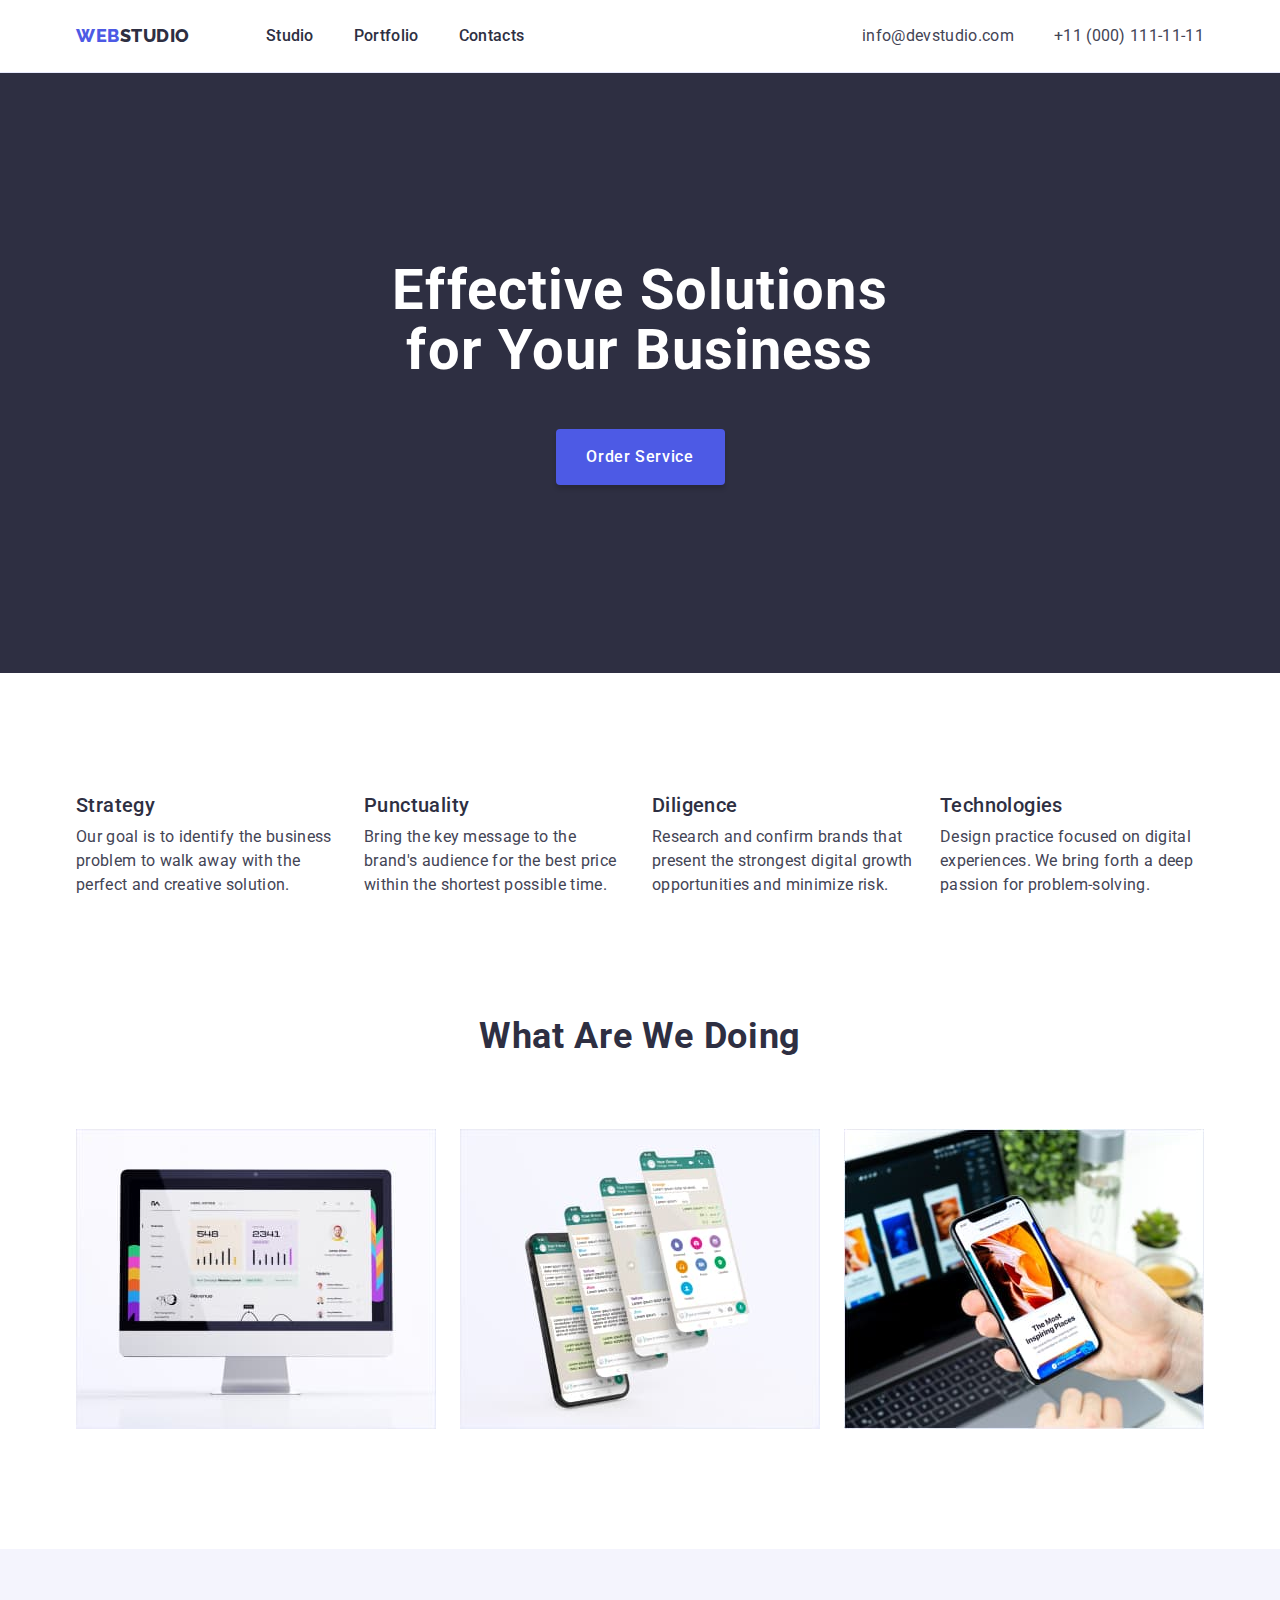
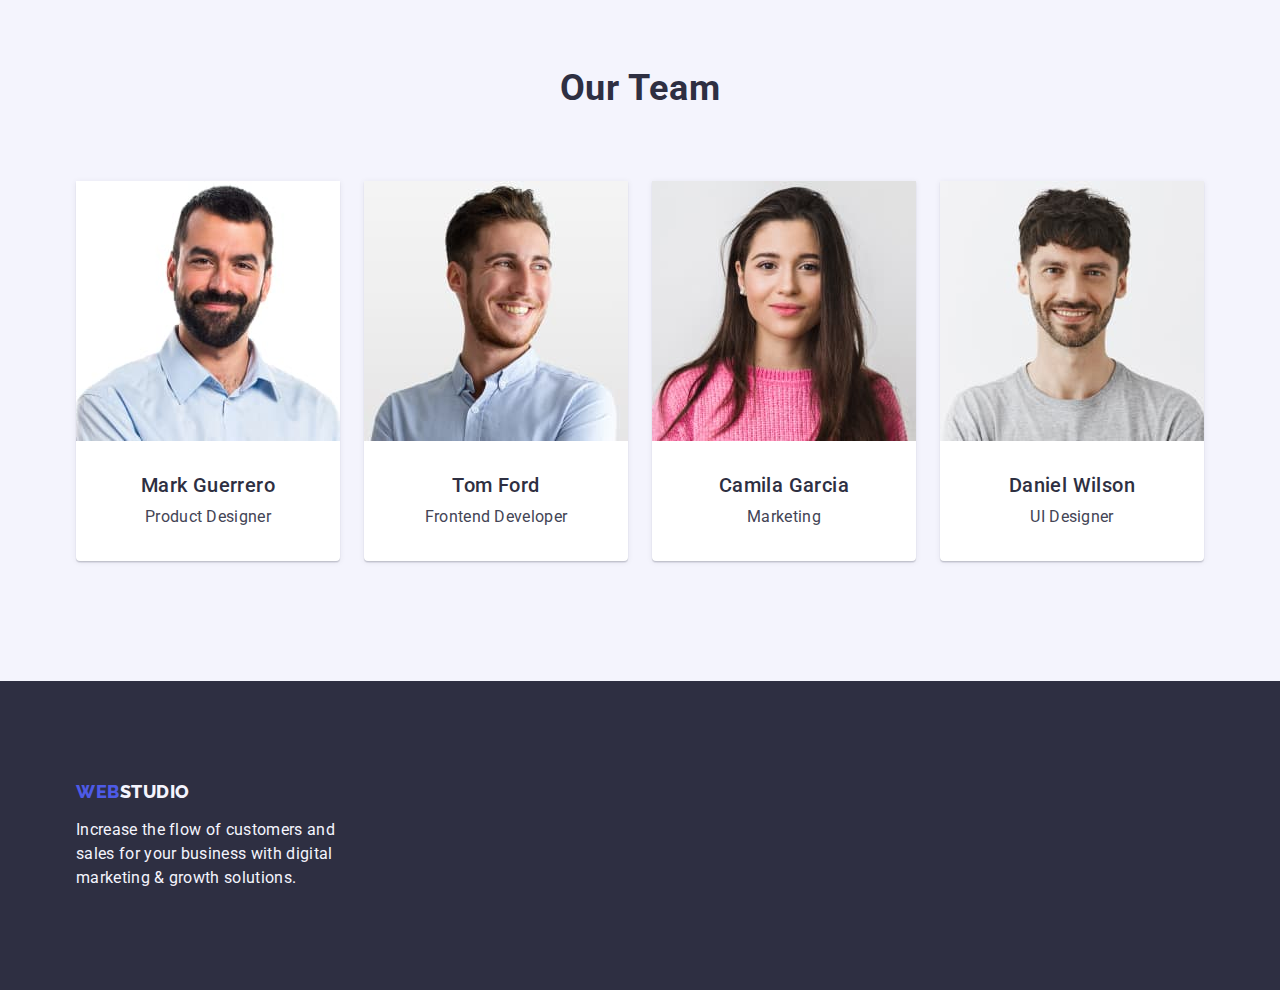
<file: index.html>
<!DOCTYPE html>
<html lang="en">
  <head>
    <meta charset="UTF-8" />
    <meta http-equiv="X-UA-Compatible" content="IE=edge" />
    <meta name="viewport" content="width=device-width, initial-scale=1.0" />
    <link rel="preconnect" href="https://fonts.googleapis.com" />
    <link rel="preconnect" href="https://fonts.gstatic.com" crossorigin />
    <link
      href="https://fonts.googleapis.com/css2?family=Raleway:wght@800&family=Roboto:wght@400;500;700&display=swap"
      rel="stylesheet"
    />
    <link
      rel="stylesheet"
      href="https://cdnjs.cloudflare.com/ajax/libs/modern-normalize/1.1.0/modern-normalize.min.css"
    />
    <link rel="stylesheet" href="./css/style.css" />
    <title>Web Studio</title>
  </head>
  <body>
    <header class="header">
      <div class="container header-container">
        <nav class="navigation">
          <a class="navigation-logo-web logo link" href="./index.html">
            Web<span class="navigation-logo-studio">Studio</span>
          </a>

          <ul class="navigation-list list">
            <!-- current disable -->
            <li class="navigation-item">
              <a class="navigation-link link" href="./index.html">Studio</a>
            </li>
            <li class="navigation-item">
              <a class="navigation-link link" href="./portfolio.html">Portfolio</a>
            </li>
            <li class="navigation-item">
              <a class="navigation-link link" href="">Contacts</a>
            </li>
          </ul>
        </nav>

        <address class="contact">
          <ul class="contact-list list">
            <li class="contact-item">
              <a class="contact-link link" href="mailto:info@devstudio.com">info@devstudio.com</a>
            </li>
            <li class="contact-item">
              <a class="contact-link link" href="tel:+110001111111">+11 (000) 111-11-11</a>
            </li>
          </ul>
        </address>
      </div>
    </header>
    <main>
      <section class="hero">
        <div class="container">
          <h1 class="hero-title">Effective Solutions for Your Business</h1>
          <button class="hero-button" type="button">Order Service</button>
        </div>
      </section>

      <section class="features">
        <div class="container">
          <h2 class="features-title secondary-title visually-hidden">Features</h2>
          <ul class="features-list list">
            <li class="features-item">
              <h3 class="features-subtitle card-title">Strategy</h3>
              <p class="features-text card-description">
                Our goal is to identify the business problem to walk away with the perfect and
                creative solution.
              </p>
            </li>
            <li class="features-item">
              <h3 class="features-subtitle card-title">Punctuality</h3>
              <p class="features-text card-description">
                Bring the key message to the brand's audience for the best price within the shortest
                possible time.
              </p>
            </li>
            <li class="features-item">
              <h3 class="features-subtitle card-title">Diligence</h3>
              <p class="features-text card-description">
                Research and confirm brands that present the strongest digital growth opportunities
                and minimize risk.
              </p>
            </li>
            <li class="features-item">
              <h3 class="features-subtitle card-title">Technologies</h3>
              <p class="features-text card-description">
                Design practice focused on digital experiences. We bring forth a deep passion for
                problem-solving.
              </p>
            </li>
          </ul>
        </div>
      </section>

      <section class="specialization">
        <div class="container">
          <h2 class="specialization-title secondary-title">What are we doing</h2>
          <ul class="specialization-list list">
            <li class="specialization-item">
              <img
                src="./images/specialization/image-1.jpg"
                alt="monitor"
                width="360"
                height="300"
              />
            </li>
            <li class="specialization-item">
              <img
                src="./images/specialization/image-2.jpg"
                alt="messenger in the phone"
                width="360"
                height="300"
              />
            </li>
            <li class="specialization-item">
              <img
                src="./images/specialization/image-3.jpg"
                alt="website on the phone"
                width="360"
                height="300"
              />
            </li>
          </ul>
        </div>
      </section>

      <section class="team">
        <div class="container">
          <h2 class="team-title secondary-title">Our Team</h2>
          <ul class="team-list list">
            <li class="team-item">
              <img
                src="./images/team/image-4.jpg"
                alt="the company's product designer"
                width="264"
                height="260"
              />
              <div class="card-container">
                <h3 class="team-name card-title">Mark Guerrero</h3>
                <p class="team-position card-description">Product Designer</p>
              </div>
            </li>
            <li class="team-item">
              <img
                src="./images/team/image-5.jpg"
                alt="the company's frontend developer"
                width="264"
                height="260"
              />
              <div class="card-container">
                <h3 class="team-name card-title">Tom Ford</h3>
                <p class="team-position card-description">Frontend Developer</p>
              </div>
            </li>
            <li class="team-item">
              <img
                src="./images/team/image-6.jpg"
                alt="the company's marketer"
                width="264"
                height="260"
              />
              <div class="card-container">
                <h3 class="team-name card-title">Camila Garcia</h3>
                <p class="team-position card-description">Marketing</p>
              </div>
            </li>
            <li class="team-item">
              <img
                src="./images/team/image-7.jpg"
                alt="the company's ui designer"
                width="264"
                height="260"
              />
              <div class="card-container">
                <h3 class="team-name card-title">Daniel Wilson</h3>
                <p class="team-position card-description">UI Designer</p>
              </div>
            </li>
          </ul>
        </div>
      </section>
    </main>
    <footer class="footer">
      <div class="container">
        <a class="footer-logo-web logo link" href="./index.html">
          Web<span class="footer-logo-studio-invert">Studio</span>
        </a>
        <p class="footer-text">
          Increase the flow of customers and sales for your business with digital marketing & growth
          solutions.
        </p>
      </div>
    </footer>
  </body>
</html>
</file>
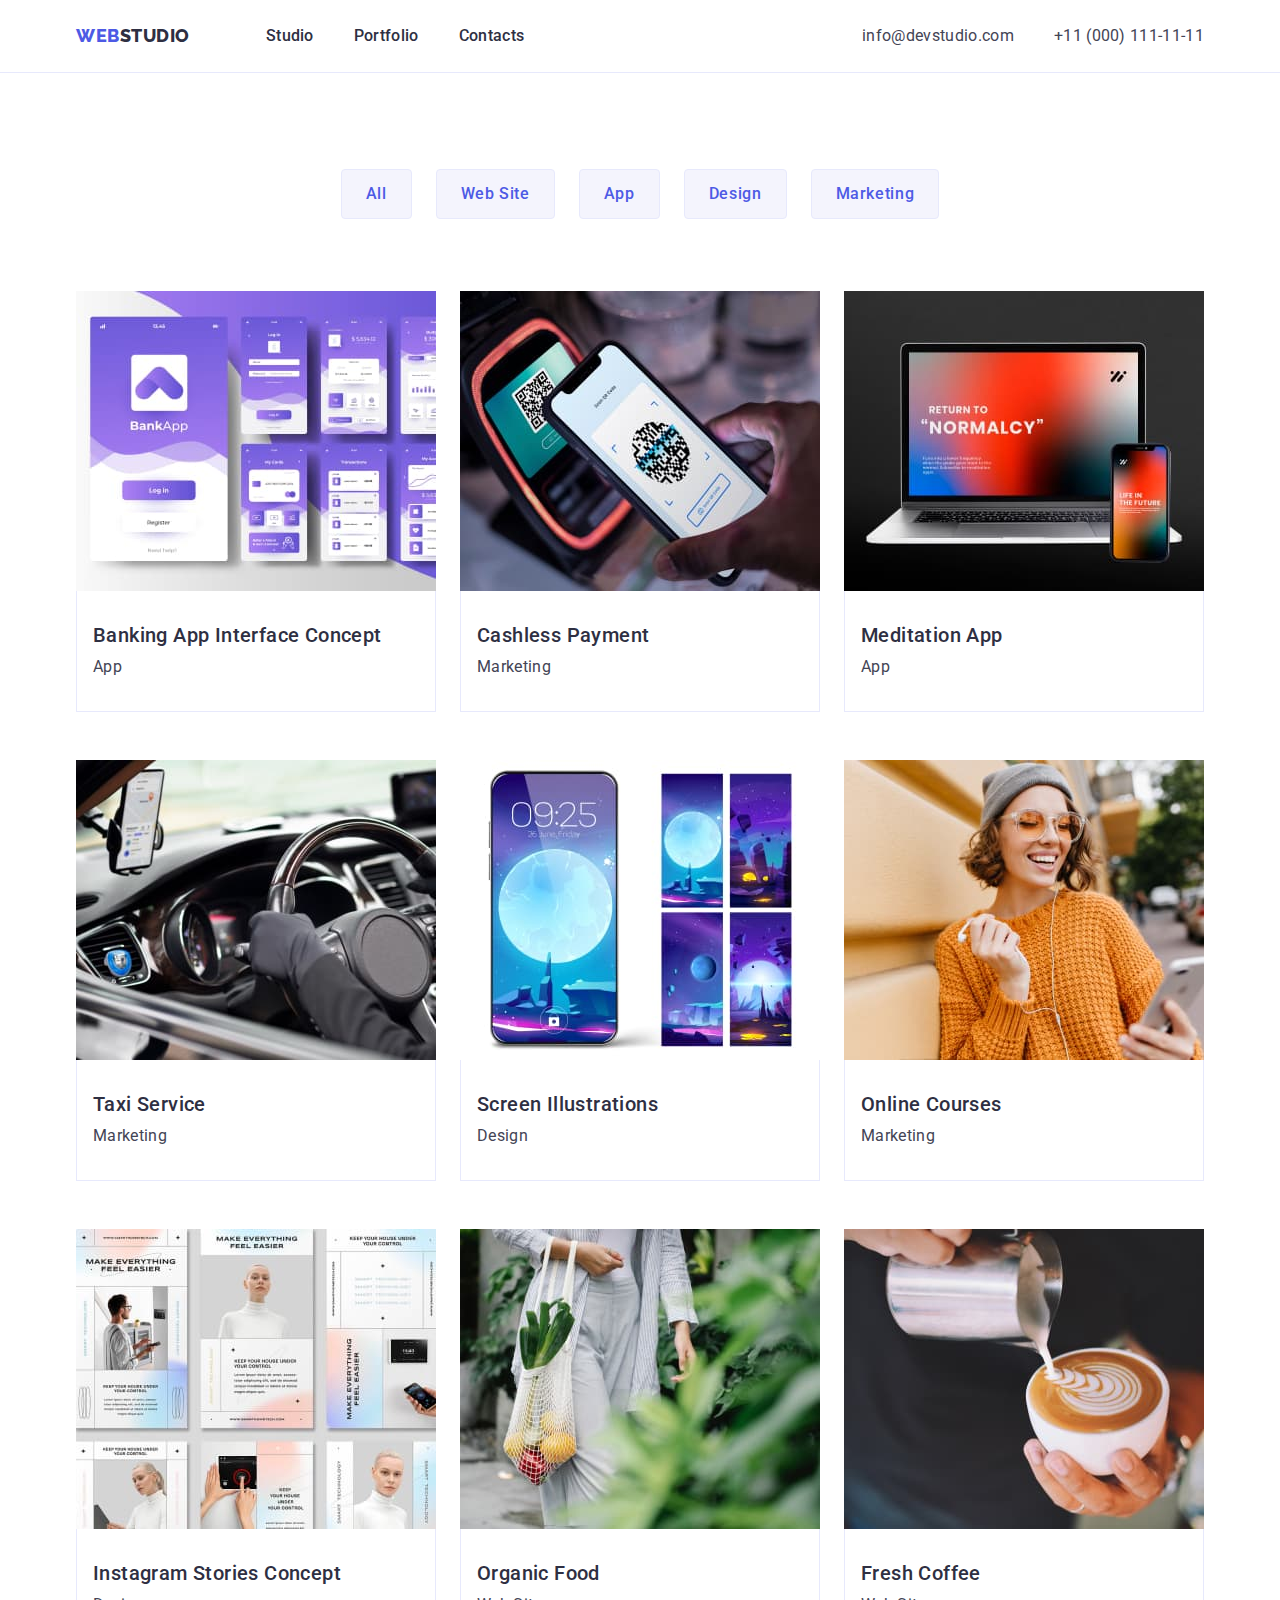
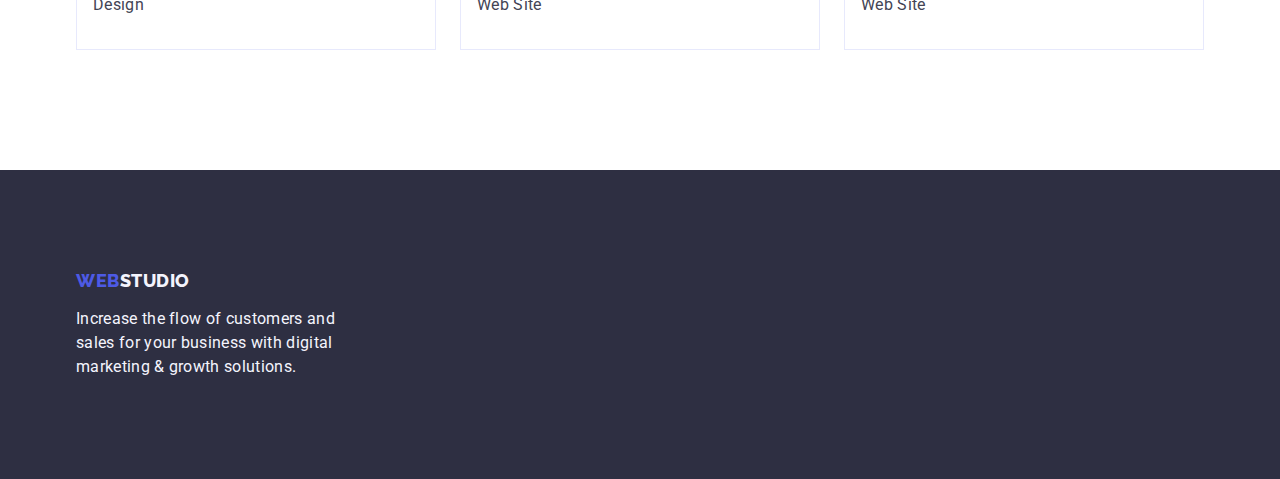
<file: portfolio.html>
<!DOCTYPE html>
<html lang="en">
  <head>
    <meta charset="UTF-8" />
    <meta http-equiv="X-UA-Compatible" content="IE=edge" />
    <meta name="viewport" content="width=device-width, initial-scale=1.0" />
    <link rel="preconnect" href="https://fonts.googleapis.com" />
    <link rel="preconnect" href="https://fonts.gstatic.com" crossorigin />
    <link
      href="https://fonts.googleapis.com/css2?family=Raleway:wght@800&family=Roboto:wght@400;500;700&display=swap"
      rel="stylesheet"
    />
    <link
      rel="stylesheet"
      href="https://cdnjs.cloudflare.com/ajax/libs/modern-normalize/1.1.0/modern-normalize.min.css"
    />
    <link rel="stylesheet" href="./css/style.css" />
    <title>Portfolio</title>
  </head>
  <body>
    <header class="header">
      <div class="container header-container">
        <nav class="navigation">
          <a class="navigation-logo-web logo link" href="./index.html">
            Web<span class="navigation-logo-studio">Studio</span>
          </a>
          <ul class="navigation-list list">
            <!-- current disable -->
            <li class="navigation-item">
              <a class="navigation-link link" href="./index.html">Studio</a>
            </li>
            <li class="navigation-item">
              <a class="navigation-link link" href="./portfolio.html">Portfolio</a>
            </li>
            <li class="navigation-item">
              <a class="navigation-link link" href="">Contacts</a>
            </li>
          </ul>
        </nav>

        <address class="contact">
          <ul class="contact-list list">
            <li class="contact-item">
              <a class="contact-link link" href="mailto:info@devstudio.com">info@devstudio.com</a>
            </li>
            <li class="contact-item">
              <a class="contact-link link" href="tel:+110001111111">+11 (000) 111-11-11</a>
            </li>
          </ul>
        </address>
      </div>
    </header>

    <main>
      <section class="works">
        <div class="container">
          <h1 class="visually-hidden">Portfilio WebStudio</h1>
          <ul class="works-filter-list list">
            <li class="work-filter-item">
              <button class="works-filter-button" type="button">All</button>
            </li>
            <li class="work-filter-item">
              <button class="works-filter-button" type="button">Web Site</button>
            </li>
            <li class="work-filter-item">
              <button class="works-filter-button" type="button">App</button>
            </li>
            <li class="work-filter-item">
              <button class="works-filter-button" type="button">Design</button>
            </li>
            <li class="work-filter-item">
              <button class="works-filter-button" type="button">Marketing</button>
            </li>
          </ul>

          <ul class="works-list list">
            <li class="works-list-item">
              <a class="link" href="">
                <img src="./images/works/image-8.jpg" alt="mobile app" width="360" height="300" />
                <div class="works-list-description">
                  <h2 class="works-subtitle">Banking App Interface Concept</h2>
                  <p class="works-text">App</p>
                </div>
              </a>
            </li>
            <li class="works-list-item">
              <a class="link" href="">
                <img src="./images/works/image-9.jpg" alt="scan qr code" width="360" height="300" />
                <div class="works-list-description">
                  <h2 class="works-subtitle">Cashless Payment</h2>
                  <p class="works-text">Marketing</p>
                </div>
              </a>
            </li>
            <li class="works-list-item">
              <a class="link" href="">
                <img
                  src="./images/works/image-10.jpg"
                  alt="laptop and mobile app"
                  width="360"
                  height="300"
                />
                <div class="works-list-description">
                  <h2 class="works-subtitle">Meditation App</h2>
                  <p class="works-text">App</p>
                </div>
              </a>
            </li>
            <li class="works-list-item">
              <a class="link" href="">
                <img
                  src="./images/works/image-11.jpg"
                  alt="mobile app for taxi"
                  width="360"
                  height="300"
                />
                <div class="works-list-description">
                  <h2 class="works-subtitle">Taxi Service</h2>
                  <p class="works-text">Marketing</p>
                </div>
              </a>
            </li>
            <li class="works-list-item">
              <a class="link" href="">
                <img
                  src="./images/works/image-12.jpg"
                  alt="mobile home design"
                  width="360"
                  height="300"
                />
                <div class="works-list-description">
                  <h2 class="works-subtitle">Screen Illustrations</h2>
                  <p class="works-text">Design</p>
                </div>
              </a>
            </li>
            <li class="works-list-item">
              <a class="link" href="">
                <img
                  src="./images/works/image-13.jpg"
                  alt="woman in glasses"
                  width="360"
                  height="300"
                />
                <div class="works-list-description">
                  <h2 class="works-subtitle">Online Courses</h2>
                  <p class="works-text">Marketing</p>
                </div>
              </a>
            </li>
            <li class="works-list-item">
              <a class="link" href="">
                <img src="./images/works/image-14.jpg" alt="site design" width="360" height="300" />
                <div class="works-list-description">
                  <h2 class="works-subtitle">Instagram Stories Concept</h2>
                  <p class="works-text">Design</p>
                </div>
              </a>
            </li>
            <li class="works-list-item">
              <a class="link" href="">
                <img src="./images/works/image-15.jpg" alt="buy food" width="360" height="300" />
                <div class="works-list-description">
                  <h2 class="works-subtitle">Organic Food</h2>
                  <p class="works-text">Web Site</p>
                </div>
              </a>
            </li>
            <li class="works-list-item">
              <a class="link" href="">
                <img
                  src="./images/works/image-16.jpg"
                  alt="making coffee"
                  width="360"
                  height="300"
                />
                <div class="works-list-description">
                  <h2 class="works-subtitle">Fresh Coffee</h2>
                  <p class="works-text">Web Site</p>
                </div>
              </a>
            </li>
          </ul>
        </div>
      </section>
    </main>
    <footer class="footer">
      <div class="container">
        <a class="footer-logo-web logo link" href="./index.html">
          Web<span class="footer-logo-studio-invert">Studio</span>
        </a>
        <p class="footer-text">
          Increase the flow of customers and sales for your business with digital marketing & growth
          solutions.
        </p>
      </div>
    </footer>
  </body>
</html>
</file>
<file: css/style.css>
/* @font-face {
  font-family: "Raleway";
  src: url("../fonts/raleway-extrabold.ttf") format("truetype");
  font-weight: 800;
}
@font-face {
  font-family: "Roboto";
  src: url("../fonts/roboto-regular.woff2") format("woff2");
  font-weight: 400;
}
@font-face {
  font-family: "Roboto";
  src: url("../fonts/roboto-medium.woff2") format("woff2");
  font-weight: 500;
}
@font-face {
  font-family: "Roboto";
  src: url("../fonts/roboto-bold.woff2") format("woff2");
  font-weight: 700;
} */
:root {
  --color-text-main: #2e2f42;
  --color-text-secondary: #434455;
  --color-text-hero-title: #ffffff;
  --color-text-secondary-title: #2e2f42;

  --color-text-logo-web: #4d5ae5;
  --color-text-navigation-logo-studio: #2e2f42;
  --color-text-footer: #f4f4fd;
  --color-text-footer-logo-studio-invert: #f4f4fd;
  --color-text-hero-button: #ffffff;
  --color-text-filter-button-current: #ffffff;
  --color-text-filter-button: #4d5ae5;
  --color-text-filter-button-hover-focus: #ffffff;

  --color-navigation-hover-focus: #404bbf;
  --color-navigation-current: #404bbf;
  --color-contact-hover-focus: #404bbf;
  --color-filter-button-current: #404bbf;
  --color-filter-button-hover-focus: #404bbf;

  --color-border-bottom-header: #e7e9fc;
  --color-border-filter-button: #e7e9fc;
  --color-border-works-list-description: #e7e9fc;

  --color-background-body: #ffffff;

  --color-background-hero: #2e2f42;
  --color-background-button-order: #4d5ae5;
  --color-background-button-order-hover-focus: #404bbf;
  --color-background-team: #f4f4fd;
  --color-background-team-item: #ffffff;
  --color-background-footer: #2e2f42;
  --color-background-filter-button: #f4f4fd;
}

.visually-hidden {
  position: absolute;
  white-space: nowrap;
  width: 1px;
  height: 1px;
  overflow: hidden;
  border: 0;
  padding: 0;
  clip: rect(0 0 0 0);
  clip-path: inset(50%);
  margin: -1px;
}
.link {
  text-decoration: none;
}
.list {
  margin: 0;
  padding: 0;
  list-style: none;
}
h1,
h2,
h3,
h4 {
  margin: 0;
  padding: 0;
}
img {
  display: block;
}
p {
  margin: 0;
  padding: 0;
}
button {
  padding: 0;
}
body {
  font-family: 'Roboto', sans-serif;
  font-weight: normal;
  color: var(--color-text-secondary);
  background: var(--color-background-body);
}
.container {
  padding: 0 15px;
  margin-left: auto;
  margin-right: auto;
  width: 1158px;
}

/* ============ COMPONENTS ============ */
.secondary-title {
  font-weight: 700;
  font-size: 36px;
  line-height: 1.11;
  letter-spacing: 0.02em;
  text-transform: capitalize;
  color: var(--color-text-secondary-title);
  text-align: center;
}
.card-title {
  /* features, team */
  font-weight: 500;
  font-size: 20px;
  line-height: 1.2;
  letter-spacing: 0.02em;
  color: var(--color-text-main);
}
.card-description {
  /* features, team */
  font-size: 16px;
  line-height: 1.5;
  letter-spacing: 0.02em;
}
/* ============ COMPONENTS ============ */

/* ============ STUDIO ============ */
/* ============ HEADER ============ */
.header {
  border-bottom: 1px solid var(--color-border-bottom-header);
}
.header-container {
  display: flex;
  justify-content: space-between;
  align-items: center;
}
.navigation {
  display: flex;
  align-items: center;
}
.navigation-logo-web {
  margin-right: 76px;
}
.navigation-list {
  display: flex;
  gap: 40px;
}
.contact-list {
  display: flex;
  gap: 40px;
  align-items: center;
}
.logo {
  text-transform: uppercase;
  font-family: 'Raleway', sans-serif;
  font-weight: 800;
  font-size: 18px;
  line-height: 1.17;
  letter-spacing: 0.03em;
}
.navigation-logo-web,
.footer-logo-web {
  color: var(--color-text-logo-web);
}
.navigation-logo-studio {
  color: var(--color-text-navigation-logo-studio);
}
.navigation-link {
  display: block;
  padding: 24px 0;
  font-weight: 500;
  font-size: 16px;
  line-height: 1.5;
  letter-spacing: 0.02em;
  color: var(--color-text-main);
}
.navigation-link:hover,
.navigation-link:focus {
  color: var(--color-navigation-hover-focus);
}
.contact {
  font-style: normal;
}
.contact-link {
  font-size: 16px;
  line-height: 1.5;
  letter-spacing: 0.02em;
  color: var(--color-text-secondary);
}
.contact-link:hover,
.contact-link:focus {
  color: var(--color-contact-hover-focus);
}
/* ============ /HEADER ============ */

/* ============ HERO ============ */
.hero {
  padding: 188px 0;
  text-align: center;
  background: var(--color-background-hero);
}

.hero-title {
  margin-right: auto;
  margin-left: auto;
  margin-bottom: 48px;
  max-width: 496px;
  font-weight: 700;
  font-size: 56px;
  line-height: 1.07;
  letter-spacing: 0.02em;
  color: var(--color-text-hero-title);
}
.hero-button {
  display: block;
  margin-right: auto;
  margin-left: auto;
  min-width: 169px;
  height: 56px;
  border: none;
  font-family: 'Roboto', sans-serif;
  font-weight: 500;
  font-size: 16px;
  line-height: 1.5;
  letter-spacing: 0.04em;
  color: var(--color-text-hero-button);
  background: var(--color-background-button-order);
  box-shadow: 0px 4px 4px rgba(0, 0, 0, 0.15);
  border-radius: 4px;
  cursor: pointer;
}
.hero-button:hover,
.hero-button:focus {
  background: var(--color-background-button-order-hover-focus);
}
/* ============ /HERO ============ */

/* ============ FEATURES ============ */
.features {
  padding: 120px 0;
}
.features-list {
  display: flex;
  gap: 24px;
}
.features-item {
  width: calc((100% - 72px) / 4);
}
.features-subtitle {
  margin-bottom: 8px;
}
/* ============ /FEATURES ============ */

/* ============ SPECIALIZATION ============ */
.specialization {
  padding-bottom: 120px;
}
.specialization-list {
  display: flex;
  gap: 24px;
}
.specialization-title {
  margin-bottom: 72px;
}
.specialization-item {
  width: calc((100% - 48px) / 3);
}
/* ============ /SPECIALIZATION ============ */

/* ============ TEAM ============ */
.team-title {
  margin-bottom: 72px;
}
.team-list {
  display: flex;
  gap: 24px;
}
.team {
  padding-top: 120px;
  padding-bottom: 120px;
  background: var(--color-background-team);
}
.team-item {
  width: calc((100% - 72px) / 4);
  text-align: center;
  background: var(--color-background-team-item);
  box-shadow: 0px 1px 6px rgba(46, 47, 66, 0.08), 0px 1px 1px rgba(46, 47, 66, 0.16),
    0px 2px 1px rgba(46, 47, 66, 0.08);
  border-radius: 0px 0px 4px 4px;
}
.card-container {
  padding: 32px 16px;
}
.team-name {
  margin-bottom: 8px;
}
/* ============ /TEAM ============ */
/* ============ /STUDIO ============ */

/* ============ PORTFOLIO ============ */
/* ============ WORKS ============ */
.works {
  padding-top: 96px;
  padding-bottom: 120px;
}
.works-filter-button {
  padding: 12px 24px;
  font-family: 'Roboto', sans-serif;
  font-weight: 500;
  font-size: 16px;
  line-height: 1.5;
  letter-spacing: 0.04em;
  background: var(--color-background-filter-button);
  border: 1px solid var(--color-border-filter-button);
  color: var(--color-text-filter-button);
  border-radius: 4px;
  cursor: pointer;
}
.works-filter-button:hover,
.works-filter-button:focus {
  background: var(--color-filter-button-hover-focus);
  color: var(--color-text-filter-button-hover-focus);
  border: 1px solid transparent;
  box-shadow: 0px 3px 1px rgba(0, 0, 0, 0.1), 0px 2px 1px rgba(0, 0, 0, 0.08),
    0px 2px 2px rgba(0, 0, 0, 0.12);
}
.works-filter-list {
  display: flex;
  justify-content: center;
  margin-bottom: 72px;
  gap: 24px;
}
.works-list {
  display: flex;
  justify-content: center;
  flex-wrap: wrap;
  column-gap: 24px;
  row-gap: 48px;
}
.works-list-item {
  width: calc((100% - 48px) / 3);
}
.works-list-description {
  padding: 32px 16px;
  border: 1px solid var(--color-border-works-list-description);
  border-top: none;
}
.works-subtitle {
  margin-bottom: 8px;
  font-weight: 500;
  font-size: 20px;
  line-height: 1.2;
  letter-spacing: 0.02em;
  color: var(--color-text-main);
}
.works-text {
  font-size: 16px;
  line-height: 1.5;
  letter-spacing: 0.02em;
  color: var(--color-text-secondary);
}
/* ============ /WORKS ============ */

/* ============ FOOTER ============ */
.footer {
  padding-top: 100px;
  padding-bottom: 100px;
  background: var(--color-background-footer);
}
.footer-logo-web {
  display: inline-block;
  margin-bottom: 16px;
}
.footer-logo-studio-invert {
  color: var(--color-text-footer-logo-studio-invert);
}
.footer-text {
  width: 264px;
  font-size: 16px;
  line-height: 1.5;
  letter-spacing: 0.02em;
  color: var(--color-text-footer);
}
/* ============ /FOOTER ============ */
</file>
